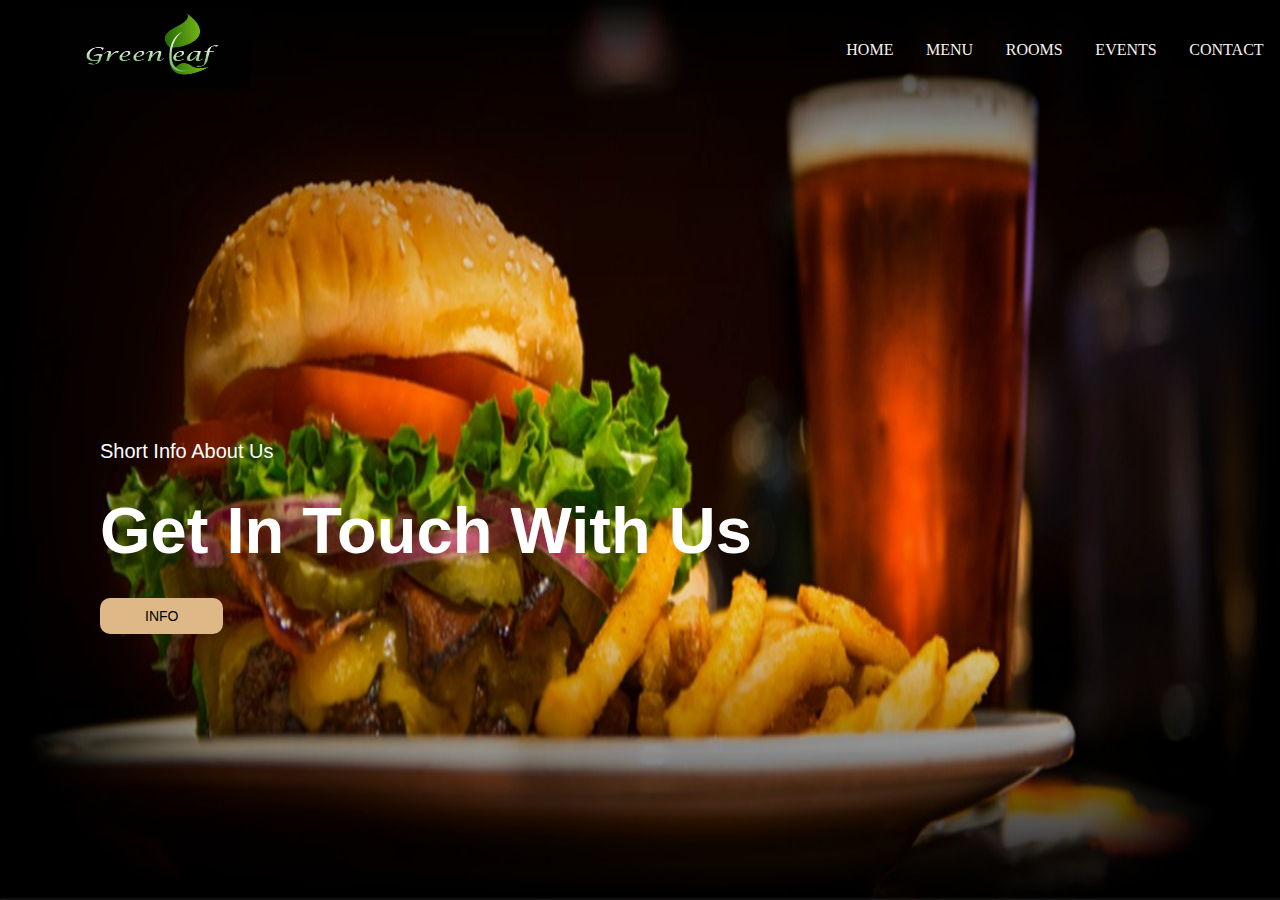
<file: index.html>
<!DOCTYPE html>
<html>
<head>
	<meta charset="utf-8">
	<link rel="stylesheet" type="text/css" href="css/style.css">
	
</head>	
<body>
	
<header>
	
	<div class="mainheader">
		<div class="logo">
			<img src="images/logo2.jpeg">
		</div>
		<nav>
			<a href="home.html">Home</a>
			<a href="menu.html">Menu</a>
			<a href="@">Rooms</a>
			<a href="@">Events</a>
			<a href="@">Contact</a>	
		</nav>	
	</div>
	<main>
		<section class="left-sec">
			<p>
				<h2>Short info about us</h2>
				<h1> Get in touch with us</h1>
			</p>
			<button>INFO</button>
		</section>
	</main>
	
</header>
</body>
</html>
</file>
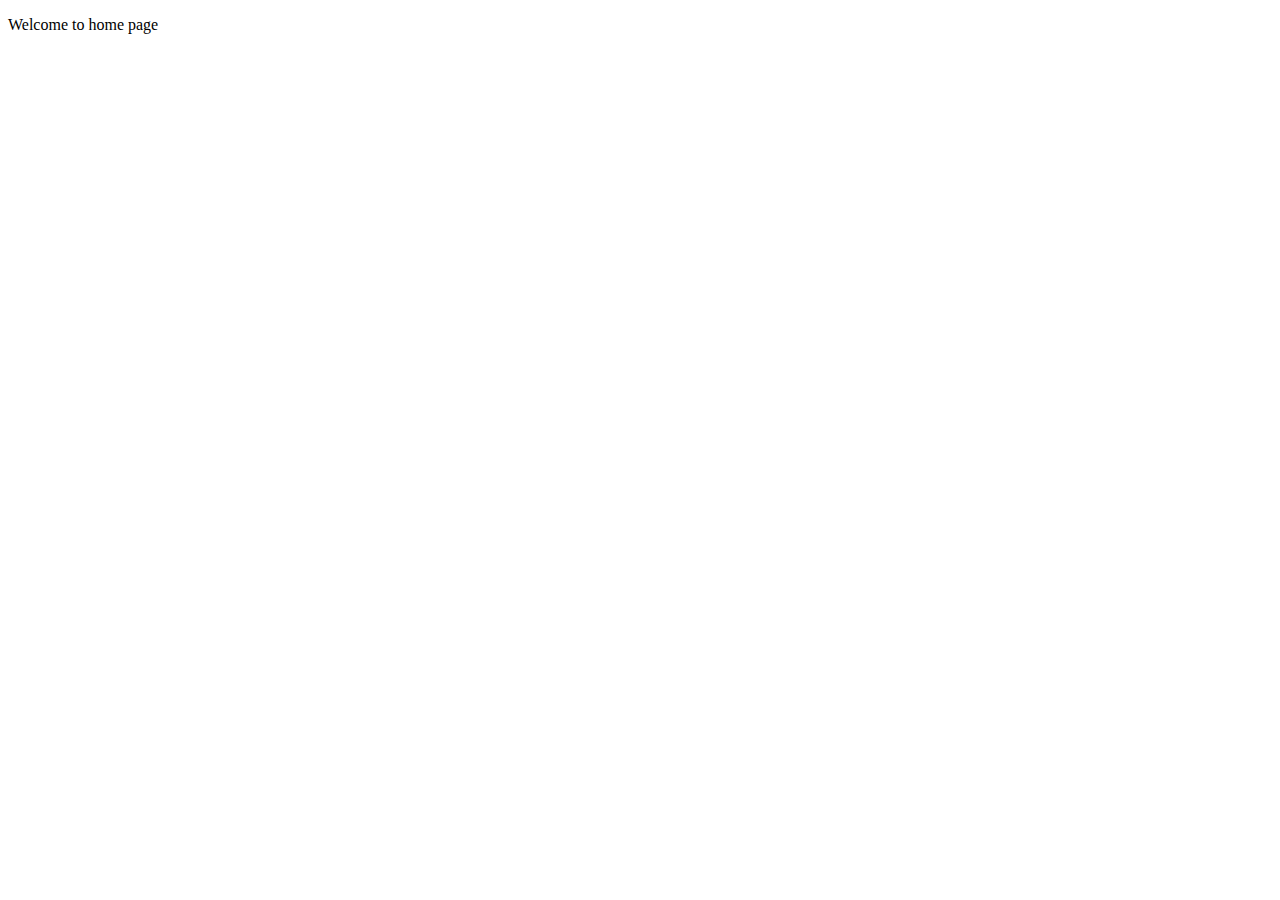
<file: home.html>
<!DOCTYPE html>
<html lang="en">
<head>
    <meta charset="UTF-8">
    <meta http-equiv="X-UA-Compatible" content="IE=edge">
    <meta name="viewport" content="width=device-width, initial-scale=1.0">
    <title>Document</title>
</head>
<body>
    <p> Welcome to home page </p>
</body>
</html>
</file>
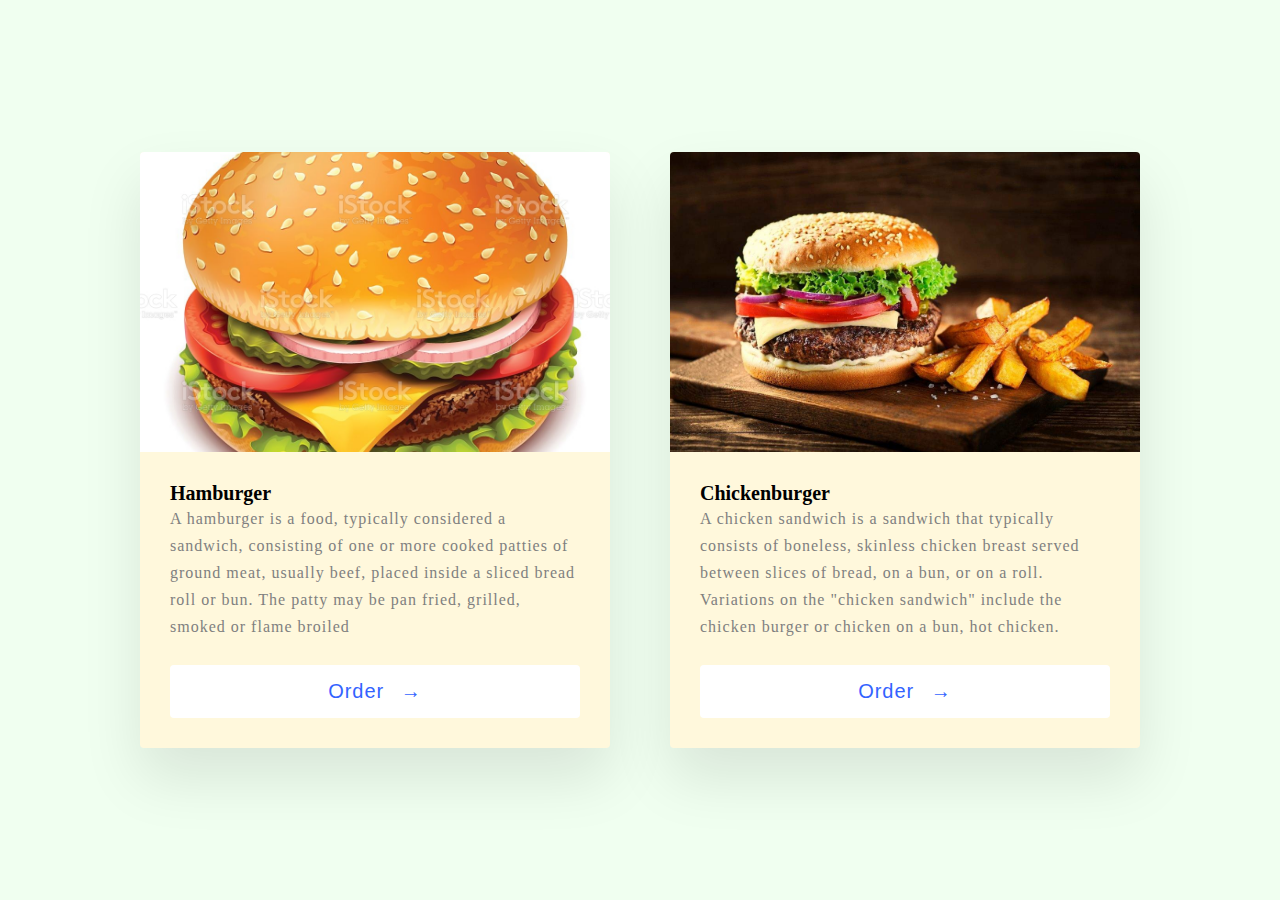
<file: menu.html>
<!DOCTYPE html>
<html lang="en">
<head>
    <meta charset="UTF-8">
    <meta http-equiv="X-UA-Compatible" content="IE=edge">
    <meta name="viewport" content="width=device-width, initial-scale=1.0">
    <link rel="stylesheet" type="text/css" href="css/menustyle.css">
    <title>Document</title>
</head>
<body>
    <div class="grid">
        <div class="grid-item">
            <div class="card">
                <img class="card-img" src="./images/burger2.jpeg" alt="Hamburger" />
                <div class="card-content">
                    <div>
                        <h1 class="card header">Hamburger</h1>
                        <p class="card-text">
                            A hamburger is a food, typically considered a sandwich, consisting of one or more cooked patties of ground meat, usually beef, placed inside a sliced bread roll or bun. The patty may be pan fried, grilled, smoked or flame broiled
                        </p>
                        <button class="card-btn">Order <span>&rarr;</span></button>
                    </div>
                </div>
            </div>
        </div>
        <div class="grid-item">
            <div class="card">
                <img class="card-img" src="./images/burger3.jpeg" alt="Chickenburger" />
                <div class="card-content">
                    <div>
                        <h1 class="card header">Chickenburger</h1>
                        <p class="card-text">
                            A chicken sandwich is a sandwich that typically consists of boneless, skinless chicken breast served between slices of bread, on a bun, or on a roll. Variations on the "chicken sandwich" include the chicken burger or chicken on a bun, hot chicken.
                        </p>
                        <button class="card-btn">Order <span>&rarr;</span></button>
                    </div>
                </div>
            </div>
        </div>
        
    </div>
    
</body>
</html>
</file>
<file: css/style.css>
*{
    margin: 0; padding: 0;
    box-sizing: border-box;
    
    }
    header{
        width: 100%;
        height: 100vh;
        background-image: url(../images/burger1.jpeg);
        background-repeat: no-repeat;
        background-size: 100% 100%;
    }
    
    .mainheader{
        width: 100%;
        height: 100px;
        display: flex;
        justify-content: space-between;
        align-items: center;
    }

    .mainheader .logo img{
        width: 250px; height: 80px;
        padding-left: 60px;

    }

    .mainheader nav{
        width: 450px;
        display: flex;
        justify-content: space-around;
        align-items: center;
    }

    .mainheader nav a{
        text-decoration: none;
        color: rgb(248, 242, 242);
        text-transform: uppercase;
    }

    

    main{
        width: 100%;
        display: flex;
        justify-content: space-between;
        align-items: center;
        
    
    }
    
    main .left-sec{
        padding-left: 100px;
        
    }

    .left-sec h2{
        font-size: 20px;
        text-transform: capitalize;
        font-weight: lighter;
        color: #FFF;
        margin-top: 340px;
        font-family: Impact, Haettenschweiler, 'Arial Narrow Bold', sans-serif;
    }

    .left-sec h1{
        font-size: 20px;
        text-transform: capitalize;
        font-weight: lighter;
        color: #FFF;
    }

    .left-sec h1{
        font-size: 65px;
        text-transform: capitalize;
        font-weight: 700;
        margin:30px 0;
        font-family: Impact, Haettenschweiler, 'Arial Narrow Bold', sans-serif;
    }

    .left-sec button{
        padding: 10px 45px;
        text-align: center;
        font-size: 14px;
        color: black;
        border: none;
        background-color: burlywood;
        border-radius: 10px;
    
    }
</file>
<file: css/menustyle.css>
*{
    margin: 0%;
    padding: 0%;
}
html{
    box-sizing: border-box;
    font-size: 62.5%;
}

body{
    background-color: honeydew;
    font-family: Cambria, Cochin, Georgia, Times, 'Times New Roman', serif;
    display: flex;
    justify-content: center;
    align-items: center;
    min-height: 100vh;
}

.grid{
    display: grid;
    width: 100em;
    grid-gap: 6rem;
    grid-template-columns: repeat(auto-fit, minmax(30rem , 1fr));
    align-items: flex-start;
}

.grid-item{
    background-color: cornsilk;
    border-radius: 0.4rem;
    overflow: hidden;
    box-shadow: 0 3rem 6rem rgba(0, 0, 0, 0.1);
    cursor: pointer;
    transition: 0.2s;
}

.grid-item:hover {
    transform: translateY(-0.5%);
    box-shadow: 0 4rem 8rem rgba(0, 0, 0.5);
}

.card-img {
    display: block;
    width: 100%;
    height: 30rem;
    object-fit: cover;
}

.card-content {
    padding: 3rem;
}

.card-header {
    font-size: 3rem;
    font-weight: 500;
    color: black;
    margin-bottom: 1.5rem;
}

.card-text{
    font-size: 1.6rem;
    letter-spacing: 0.1rem;
    line-height: 1.7;
    color: grey;
    margin-bottom: 2.5rem;
}

.card-btn{
    display: block;
    width: 100%;
    padding: 1.5rem;
    font-size: 2rem;
    text-align: center;
    color: #3363ff;
    background-color: white;
    border: none;
    border-radius: 0.4rem;
    transition: 0.2s;
    cursor: pointer;
    letter-spacing: 0.1rem;
}


.card-btn span{
    margin-left: 1rem;
    transition: 0.2s;
}

.card-btn:hover,
.card-btn:active{
    background-color: honeydew;
}

.card-btn:hover span,
.card-btn:active span{
    margin-left: 1.5rem;
}
</file>
